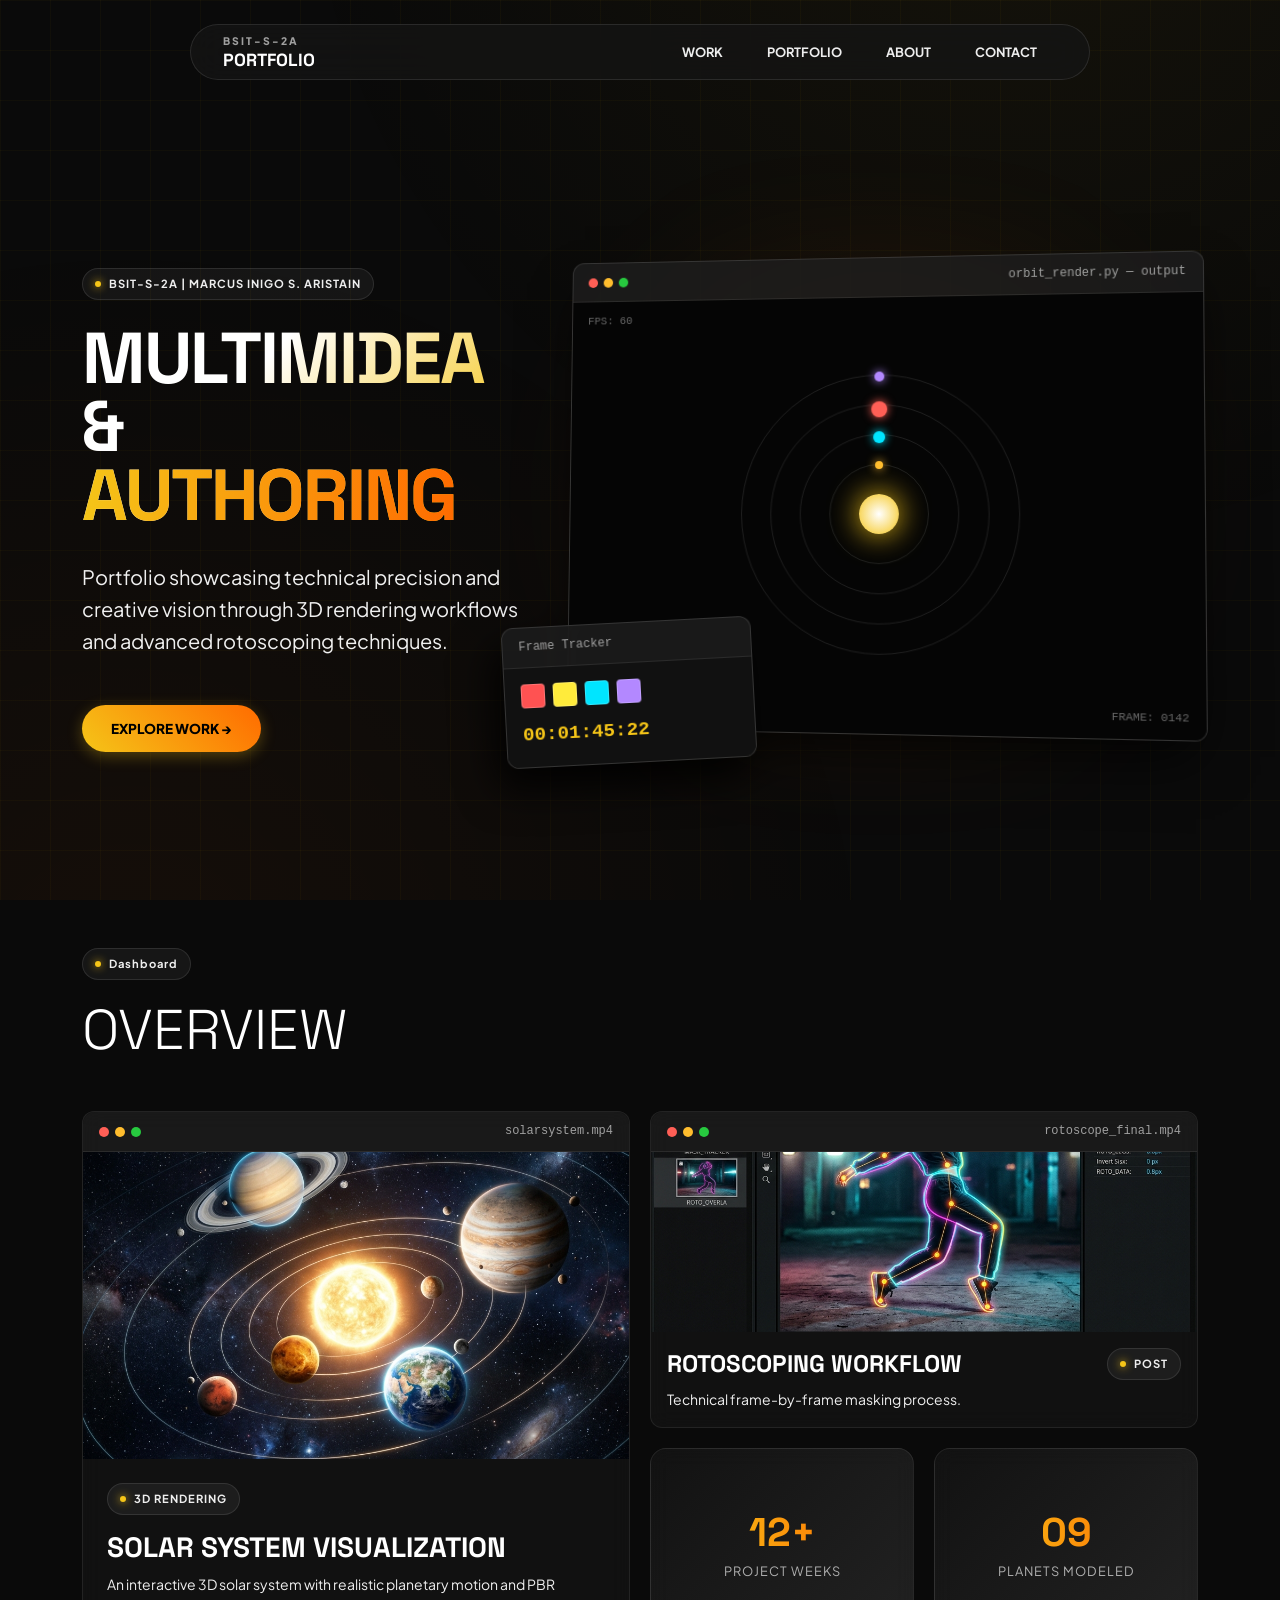
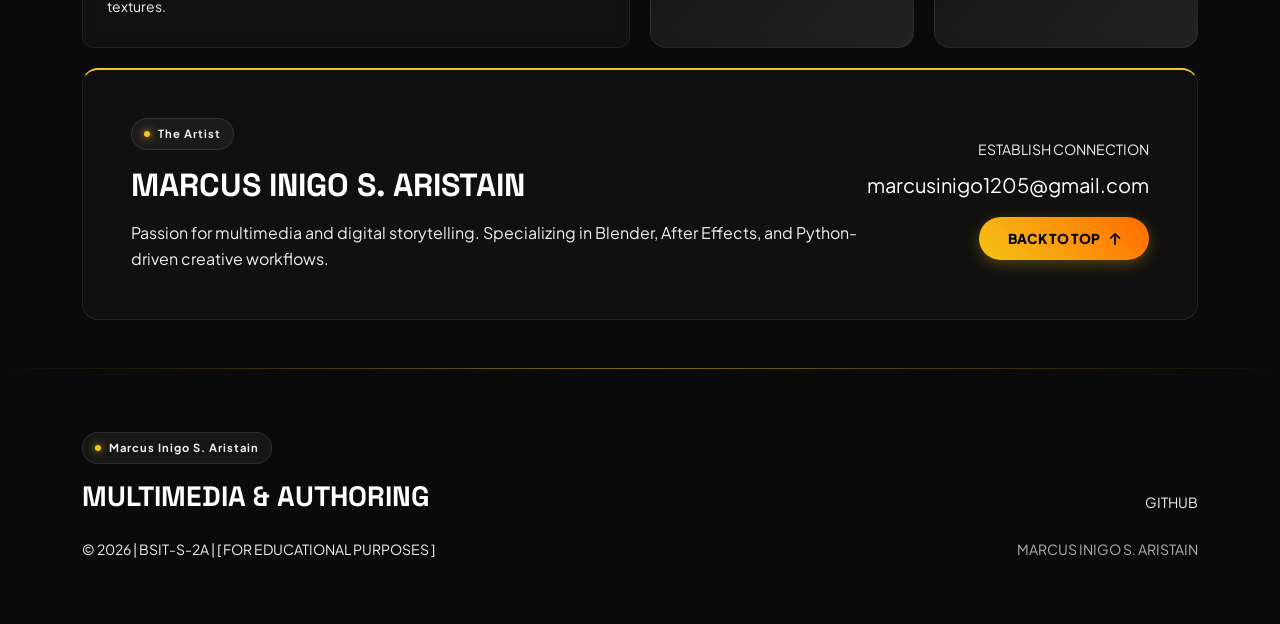
<file: index.html>
<!DOCTYPE html>
<html lang="en">

<head>
    <meta charset="UTF-8">
    <meta name="viewport" content="width=device-width, initial-scale=1.0">
    <title>Marcus Inigo S. Aristain - Multimedia & Authoring Portfolio</title>

    <!-- Bootstrap 5 CSS -->
    <link href="https://cdn.jsdelivr.net/npm/bootstrap@5.3.0/dist/css/bootstrap.min.css" rel="stylesheet">
    <!-- Font Awesome -->
    <link rel="stylesheet" href="https://cdnjs.cloudflare.com/ajax/libs/font-awesome/6.4.0/css/all.min.css">
    <!-- Custom CSS -->
    <link rel="stylesheet" href="css/styles.css">
</head>

<body>
    <!-- Dynamic Background -->
    <div class="dynamic-bg"></div>

    <!-- Floating Particles -->
    <div class="particles" id="particles"></div>

    <div id="header-container"></div>

    <main>
        <!-- Hero Section -->
        <section id="home" class="hero-pro">
            <div class="hero-texture"></div>
            <div class="container position-relative z-1">
                <div class="row align-items-center">
                    <div class="col-lg-5 reveal-left">
                        <div class="pill-badge mb-4">
                            <span class="dot"></span> BSIT-S-2A | MARCUS INIGO S. ARISTAIN
                        </div>
                        <h1 class="hero-title" style="font-size: clamp(2.5rem, 8vw, 4.5rem);">
                            <span class="text-white">MULTIMIDEA &</span><br>
                            <span class="text-gradient">AUTHORING</span>
                        </h1>
                        <p class="text-dim fs-5 mb-5 max-width-600">Portfolio showcasing technical precision and
                            creative vision through 3D rendering workflows and advanced rotoscoping techniques.</p>
                        <div class="d-flex gap-3 flex-wrap">
                            <a href="#portfolio" class="btn-primary-pill">Explore Work &rarr;</a>
                        </div>
                    </div>

                    <div class="col-lg-7 position-relative reveal-up mockup-cluster mt-5 mt-lg-0">
                        <div class="glow-blob"></div>
                        <!-- Primary Fake App Window -->
                        <div class="fake-window primary-window">
                            <div class="window-chrome">
                                <div class="traffic-lights">
                                    <span></span><span></span><span></span>
                                </div>
                                <div class="window-title">orbit_render.py &mdash; output</div>
                            </div>
                            <div class="window-content position-relative">
                                <div class="orbit-animation">
                                    <div class="sun"></div>
                                    <div class="orbit-ring ring-1">
                                        <div class="planet orb-1"></div>
                                    </div>
                                    <div class="orbit-ring ring-2">
                                        <div class="planet orb-2"></div>
                                    </div>
                                    <div class="orbit-ring ring-3">
                                        <div class="planet orb-3"></div>
                                    </div>
                                    <div class="orbit-ring ring-4">
                                        <div class="planet orb-4"></div>
                                    </div>
                                </div>
                                <div class="monospace-stat top-left">FPS: 60</div>
                                <div class="monospace-stat bottom-right">FRAME: 0142</div>
                            </div>
                        </div>

                        <!-- Secondary Fake App Window -->
                        <div class="fake-window secondary-window">
                            <div class="window-chrome">
                                <div class="window-title">Frame Tracker</div>
                            </div>
                            <div class="window-content">
                                <div class="swatch-row">
                                    <div class="swatch" style="background: #ff5252"></div>
                                    <div class="swatch" style="background: #ffeb3b"></div>
                                    <div class="swatch" style="background: #00e5ff"></div>
                                    <div class="swatch" style="background: #b388ff"></div>
                                </div>
                                <div class="timecode">00:01:45:22</div>
                            </div>
                        </div>
                    </div>
                </div>
            </div>
        </section>

        <!-- Bento Dashboard Section -->
        <section id="portfolio" class="section py-5">
            <div class="container">
                <div class="d-flex justify-content-between align-items-end mb-5 reveal-up">
                    <div>
                        <div class="pill-badge mb-3"><span class="dot"></span> Dashboard</div>
                        <h2 class="text-white display-4 mb-0">OVERVIEW</h2>
                    </div>
                </div>

                <div class="bento-grid">
                    <!-- Project 1 (Large) -->
                    <div class="bento-item bento-col-span-2 bento-row-span-2 reveal-up p-0 d-flex flex-column h-100 card-pro"
                        style="animation-delay: 0.1s;">
                        <a href="./portfolio/solarsystem.html" class="text-decoration-none d-flex flex-column h-100"
                            style="border-radius: 12px; overflow: hidden;">
                            <div class="window-chrome"
                                style="background: rgba(255,255,255,0.03); border-bottom: 1px solid rgba(255,255,255,0.08); padding: 10px 16px;">
                                <div class="traffic-lights"><span></span><span></span><span></span></div>
                                <div class="window-title">solarsystem.mp4</div>
                            </div>
                            <div class="card-pro-img" style="aspect-ratio: 16/9; position: relative;">
                                <img src="./images/solar_system_cover.png" alt="Solar System Cover"
                                    style="width: 100%; height: 100%; object-fit: cover;">
                            </div>
                            <div class="card-pro-body bg-deep p-4 d-flex flex-column flex-grow-1"
                                style="border-radius: 0 0 12px 12px;">
                                <div class="pill-badge mb-3 align-self-start"><span class="dot"></span> 3D RENDERING
                                </div>
                                <h3 class="text-white mb-2">SOLAR SYSTEM VISUALIZATION</h3>
                                <p class="text-dim small mb-0">An interactive 3D solar system with realistic planetary
                                    motion and PBR textures.</p>
                            </div>
                        </a>
                    </div>

                    <!-- Project 2 (Wide) -->
                    <div class="bento-item bento-col-span-2 bento-row-span-1 reveal-up p-0 d-flex flex-column card-pro"
                        style="animation-delay: 0.2s;">
                        <a href="./portfolio/rotoscope.html" class="text-decoration-none d-flex flex-column h-100"
                            style="border-radius: 12px; overflow: hidden;">
                            <div class="window-chrome"
                                style="background: rgba(255,255,255,0.03); border-bottom: 1px solid rgba(255,255,255,0.08); padding: 10px 16px;">
                                <div class="traffic-lights"><span></span><span></span><span></span></div>
                                <div class="window-title">rotoscope_final.mp4</div>
                            </div>
                            <div class="card-pro-img position-relative" style="height: 180px;">
                                <img src="./images/rotoscope_cover.png" alt="Rotoscope Cover"
                                    style="width: 100%; height: 100%; object-fit: cover; object-position: center;">
                            </div>
                            <div class="card-pro-body bg-deep p-3 d-flex flex-column flex-grow-1">
                                <div class="d-flex justify-content-between align-items-center mb-2">
                                    <h4 class="text-white mb-0">ROTOSCOPING WORKFLOW</h4>
                                    <div class="pill-badge"><span class="dot"></span> POST</div>
                                </div>
                                <p class="text-dim small mb-0">Technical frame-by-frame masking process.</p>
                            </div>
                        </a>
                    </div>

                    <!-- Stats (Small boxes) -->
                    <div class="bento-item bento-col-span-1 bento-row-span-1 reveal-up d-flex flex-column justify-content-center text-center"
                        style="animation-delay: 0.3s; background: linear-gradient(135deg, rgba(20,20,20,0.8), rgba(40,40,40,0.8));">
                        <div class="stat-value text-gradient display-4 fw-bold">12+</div>
                        <div class="stat-label text-uppercase tracking-widest text-muted small mt-2">Project Weeks</div>
                    </div>

                    <div class="bento-item bento-col-span-1 bento-row-span-1 reveal-up d-flex flex-column justify-content-center text-center"
                        style="animation-delay: 0.4s; background: linear-gradient(135deg, rgba(20,20,20,0.8), rgba(40,40,40,0.8));">
                        <div class="stat-value text-gradient display-4 fw-bold">09</div>
                        <div class="stat-label text-uppercase tracking-widest text-muted small mt-2">Planets Modeled
                        </div>
                    </div>

                    <!-- About / Contact -->
                    <div class="bento-item bento-col-span-4 reveal-up d-flex flex-column flex-md-row align-items-center justify-content-between p-5"
                        style="animation-delay: 0.5s; border-top: 2px solid var(--accent-1);">
                        <div>
                            <div class="pill-badge mb-3"><span class="dot"></span> The Artist</div>
                            <h2 class="text-white mb-3">MARCUS INIGO S. ARISTAIN</h2>
                            <p class="text-dim mb-0 max-width-600">Passion for multimedia and digital storytelling.
                                Specializing in Blender, After Effects, and Python-driven creative workflows.</p>
                        </div>
                        <div class="mt-4 mt-md-0 text-md-end">
                            <div class="text-dim small tracking-widest mb-2">ESTABLISH CONNECTION</div>
                            <a href="mailto:marcusinigo1205@gmail.com"
                                class="text-white fs-5 text-decoration-none d-block mb-4 hover-text-accent"
                                style="font-family: var(--font-mono);">marcusinigo1205@gmail.com</a>
                            <a href="#home" class="btn-primary-pill">
                                BACK TO TOP <i class="fas fa-arrow-up ms-2"></i>
                            </a>
                        </div>
                    </div>

                </div>
            </div>
        </section>
    </main>

    <div id="footer-container"></div>

    <script src="https://cdn.jsdelivr.net/npm/bootstrap@5.3.0/dist/js/bootstrap.bundle.min.js"></script>
    <script>
        /* jshint esversion: 6 */
        document.addEventListener('DOMContentLoaded', function () {
            fetch('components/header.html').then(r => r.text()).then(d => {
                const header = document.getElementById('header-container');
                header.innerHTML = d;
                // Fix relative paths for index.html since it's in the root
                header.querySelectorAll('[data-nav-link]').forEach(link => {
                    const href = link.getAttribute('href');
                    if (href && href.startsWith('../')) {
                        link.setAttribute('href', href.replace('../', ''));
                    }
                });
            });
            fetch('components/footer.html').then(r => r.text()).then(d => {
                document.getElementById('footer-container').innerHTML = d;
            });
        });
    </script>
</body>

</html>
</file>
<file: css/styles.css>
@import url('https://fonts.googleapis.com/css2?family=Plus+Jakarta+Sans:wght@300;400;500;600;700;800&family=Space+Grotesk:wght@300;400;500;600;700&display=swap');

:root {
    /* Professional Black & Yellow Palette */
    --brand-yellow: #F5C518;
    --brand-yellow-muted: rgba(245, 197, 24, 0.15);
    --accent-1: var(--brand-yellow);
    --accent-2: #ff6b00;
    --bg-deep: #0a0a0a;
    --bg-surface: #141414;
    --bg-elevated: #1e1e1e;
    
    /* Text Colors */
    --text-main: #ffffff;
    --text-dim: #eeeeee;
    --text-muted: #a0a0a0;
    --text-accent: var(--brand-yellow);
    
    /* Borders & Lines */
    --border-thin: rgba(255, 255, 255, 0.08);
    --border-medium: rgba(255, 255, 255, 0.15);
    
    /* Spacing */
    --spacing-xs: 0.5rem;
    --spacing-sm: 1rem;
    --spacing-md: 2rem;
    --spacing-lg: 4rem;
    --spacing-xl: 8rem;
    
    /* Transitions */
    --transition-fast: 0.2s cubic-bezier(0.4, 0, 0.2, 1);
    --transition-base: 0.4s cubic-bezier(0.4, 0, 0.2, 1);
}

* {
    margin: 0;
    padding: 0;
    box-sizing: border-box;
}

body {
    font-family: 'Plus Jakarta Sans', sans-serif;
    line-height: 1.6;
    color: var(--text-main);
    background-color: var(--bg-deep);
    overflow-x: hidden;
}

/* Dynamic Background Grid */
.dynamic-bg {
    position: fixed;
    top: 0;
    left: 0;
    width: 100%;
    height: 100%;
    pointer-events: none;
    z-index: 0;
    overflow: hidden;
}

.dynamic-bg::before {
    content: '';
    position: absolute;
    top: 0;
    left: 0;
    width: 100%;
    height: 100%;
    background-image: 
        linear-gradient(rgba(255, 215, 0, 0.03) 1px, transparent 1px),
        linear-gradient(90deg, rgba(255, 215, 0, 0.03) 1px, transparent 1px);
    background-size: 50px 50px;
    animation: gridMove 20s linear infinite;
}

@keyframes gridMove {
    0% { transform: translate(0, 0); }
    100% { transform: translate(50px, 50px); }
}

/* Floating Particles */
.particles {
    position: fixed;
    top: 0;
    left: 0;
    width: 100%;
    height: 100%;
    pointer-events: none;
    z-index: 0;
    overflow: hidden;
}

.particle {
    position: absolute;
    width: 4px;
    height: 4px;
    background: var(--brand-yellow);
    border-radius: 50%;
    opacity: 0.3;
    will-change: transform;
}

@keyframes floatBase {
    0% { transform: translateX(0px); }
    50% { transform: translateX(30px); }
    100% { transform: translateX(0px); }
}

h1, h2, h3, h4, h5, .display-font {
    font-family: 'Space Grotesk', sans-serif;
    font-weight: 700;
}

/* Layout Utilities */
.section {
    padding: var(--spacing-lg) 0;
    position: relative;
    z-index: 1;
    background: var(--bg-deep);
}

.container-tight {
    max-width: 900px;
    margin: 0 auto;
    padding: 0 var(--spacing-sm);
}

/* Global Navigation Styles */
.pro-nav-container {
    position: fixed;
    top: 0;
    width: 100%;
    z-index: 1000;
    padding-top: 1.5rem;
    pointer-events: none;
}

.pro-nav {
    background: rgba(20, 20, 20, 0.8) !important;
    backdrop-filter: blur(16px);
    -webkit-backdrop-filter: blur(16px);
    border: 1px solid rgba(255,255,255,0.1);
    border-radius: 100px;
    max-width: 900px;
    padding: 0.5rem 1.5rem !important;
    margin: 0 auto;
    pointer-events: auto;
    transition: var(--transition-base);
}

.pro-nav .nav-link {
    color: var(--text-dim) !important;
    border-radius: 100px;
    padding: 0.5rem 1.25rem !important;
    margin-left: 0.25rem;
    font-weight: 700;
    font-size: 0.8rem;
    text-transform: uppercase;
    transition: var(--transition-fast);
}

.pro-nav .nav-link.active,
.pro-nav .nav-link:hover {
    background: var(--text-main);
    color: var(--bg-deep) !important;
}

.navbar-brand {
    padding: 0;
}

.eyebrow {
    font-size: 0.65rem;
    color: var(--text-muted);
    font-weight: 800;
    letter-spacing: 2px;
    text-transform: uppercase;
}

.brand-title {
    font-size: 1.1rem;
    font-weight: 800;
    color: var(--text-main);
    line-height: 1.2;
    font-family: 'Space Grotesk', sans-serif;
}

/* Hero Components */
.hero-pro {
    min-height: 70vh;
    display: flex;
    align-items: center;
    border-bottom: 1px solid var(--border-thin);
    position: relative;
    z-index: 1;
}

.hero-pro::before {
    content: '';
    position: absolute;
    top: 50%;
    left: 50%;
    transform: translate(-50%, -50%);
    width: 60%;
    height: 60%;
    background: radial-gradient(circle, rgba(245, 197, 24, 0.15) 0%, transparent 70%);
    pointer-events: none;
    z-index: -1;
}

.hero-label {
    display: inline-block;
    color: var(--brand-yellow);
    font-weight: 800;
    font-size: 0.75rem;
    letter-spacing: 3px;
    text-transform: uppercase;
    margin-bottom: var(--spacing-sm);
    padding-left: 15px;
    border-left: 3px solid var(--brand-yellow);
    position: relative;
}

.hero-label::before {
    display: none;
}

.hero-title {
    font-size: clamp(3rem, 10vw, 5.5rem);
    line-height: 0.95;
    letter-spacing: -2px;
    margin-bottom: var(--spacing-md);
    background: linear-gradient(135deg, #ffffff 20%, var(--brand-yellow) 50%, #ffffff 80%);
    background-size: 200% auto;
    -webkit-background-clip: text;
    -webkit-text-fill-color: transparent;
    animation: shimmer 4s linear infinite;
}

@keyframes shimmer {
    to { background-position: 200% center; }
}

/* UI Elements */
.card-pro,
.step-container .row.g-0,
#planets-container .row.g-0 {
    background: rgba(255, 255, 255, 0.03) !important;
    border: 1px solid rgba(255, 255, 255, 0.08) !important;
    backdrop-filter: blur(10px);
    border-radius: 12px !important;
    transition: all 0.5s cubic-bezier(0.175, 0.885, 0.32, 1.275);
    position: relative;
    display: flex;
    overflow: hidden;
}

.card-pro {
    flex-direction: column;
    height: 100%;
}

.card-pro::before {
    content: '';
    position: absolute;
    top: 0;
    left: -100%;
    width: 100%;
    height: 100%;
    background: linear-gradient(90deg, transparent, rgba(245, 197, 24, 0.05), transparent);
    transition: left 0.6s ease;
    z-index: 1;
}

.card-pro:hover::before {
    left: 100%;
}

.card-pro:hover,
.step-container .row.g-0:hover,
#planets-container .row.g-0:hover {
    transform: translateY(-4px) !important;
    box-shadow: 0 0 20px rgba(245, 197, 24, 0.4) !important;
    border-color: rgba(245, 197, 24, 0.5) !important;
}

.age-input, 
input.form-control {
    color: #ffffff !important;
    background: #141414 !important;
    border: 1px solid var(--border-thin) !important;
}

.age-input::placeholder,
input.form-control::placeholder {
    color: #666666 !important;
}

/* Fix for video overlap and container leaks */
.row.g-0 {
    overflow: hidden;
}

.card-pro-img {
    position: relative;
    width: 100%;
    aspect-ratio: 16/9;
    overflow: hidden;
    background: var(--bg-elevated);
    flex-shrink: 0;
}

.card-pro-img video,
.card-pro-img img {
    width: 100%;
    height: 100%;
    object-fit: cover;
    display: block;
    transition: all 0.7s cubic-bezier(0.175, 0.885, 0.32, 1.275);
}

.card-pro:hover .card-pro-img video,
.card-pro:hover .card-pro-img img {
    transform: scale(1.1);
}

.card-pro-body {
    padding: var(--spacing-sm);
    flex-grow: 1;
    display: flex;
    flex-direction: column;
    background: transparent;
    z-index: 2;
}

/* Fix for overlapping text in grid */
.row {
    --bs-gutter-x: 2rem;
    --bs-gutter-y: 2rem;
}

.bg-surface {
    background-color: var(--bg-surface) !important;
}

.card-category {
    font-size: 0.75rem;
    font-weight: 800;
    letter-spacing: 2px;
    color: var(--brand-yellow);
    margin-bottom: 0.5rem;
    display: block;
}

.text-dim {
    color: #eeeeee !important;
}

.text-muted {
    color: #a0a0a0 !important;
}

/* Global Components & UI */
.btn-pro {
    background: var(--brand-yellow);
    color: var(--bg-deep);
    border: none;
    padding: 1rem 2.5rem;
    font-weight: 800;
    text-transform: uppercase;
    font-size: 0.75rem;
    letter-spacing: 2px;
    border-radius: 0;
    transition: var(--transition-fast);
    display: inline-flex;
    align-items: center;
    gap: 10px;
    text-decoration: none;
    position: relative;
    overflow: hidden;
    z-index: 1;
    box-shadow: 0 0 20px rgba(245, 197, 24, 0.4);
}

.btn-pro::after {
    content: '';
    position: absolute;
    bottom: 0;
    left: 0;
    width: 100%;
    height: 100%;
    background: #ffffff;
    transform: scaleX(0);
    transform-origin: right;
    transition: transform 0.4s cubic-bezier(0.4, 0, 0.2, 1);
    z-index: -1;
}

.btn-pro:hover {
    color: var(--bg-deep);
}

.btn-pro:hover::after {
    transform: scaleX(1);
    transform-origin: left;
}

.btn-outline-pro {
    background: transparent;
    color: #ffffff;
    border: 1px solid var(--border-medium);
    padding: 1rem 2.5rem;
    font-weight: 800;
    text-transform: uppercase;
    font-size: 0.75rem;
    letter-spacing: 2px;
    border-radius: 0;
    transition: var(--transition-fast);
    display: inline-flex;
    align-items: center;
    gap: 10px;
    text-decoration: none;
}

.btn-outline-pro:hover {
    border-color: var(--brand-yellow);
    color: var(--brand-yellow);
    box-shadow: 0 0 15px rgba(245, 197, 24, 0.6);
    animation: btn-pulse 1.5s infinite;
}

@keyframes btn-pulse {
    0% { box-shadow: 0 0 0 0 rgba(245, 197, 24, 0.4); }
    70% { box-shadow: 0 0 0 15px rgba(245, 197, 24, 0); }
    100% { box-shadow: 0 0 0 0 rgba(245, 197, 24, 0); }
}

/* Data & Stats */
.stat-box {
    border-left: 2px solid var(--brand-yellow);
    padding-left: var(--spacing-sm);
    transition: transform 0.3s ease;
}

.stat-box:hover {
    transform: translateX(10px);
}

.stat-value {
    font-family: 'Space Grotesk', sans-serif;
    font-size: 2.5rem;
    font-weight: 700;
    line-height: 1;
}

.stat-box:hover .stat-value {
    color: var(--brand-yellow);
}

.stat-label {
    color: var(--text-dim);
    font-size: 0.8rem;
    text-transform: uppercase;
    letter-spacing: 1px;
}

.data-row {
    display: flex;
    justify-content: space-between;
    padding: 1rem 0;
    border-bottom: 1px solid var(--border-thin);
}

.data-label {
    color: #cccccc;
    font-size: 0.85rem;
    text-transform: uppercase;
    font-weight: 500;
}

.data-value {
    font-weight: 600;
    color: #ffffff;
}

/* Age Calculator Enhanced Styles */
.calculator-card {
    background: linear-gradient(145deg, #1a1a1a, #0d0d0d);
    border: 1px solid var(--border-medium);
    padding: 3rem;
    position: relative;
    overflow: hidden;
    box-shadow: 0 25px 50px -12px rgba(0, 0, 0, 0.5);
}

.calculator-card::before {
    content: '';
    position: absolute;
    top: -50%;
    left: -50%;
    width: 200%;
    height: 200%;
    background: radial-gradient(circle at center, rgba(255, 215, 0, 0.05) 0%, transparent 70%);
    pointer-events: none;
}

.age-input-group {
    position: relative;
    margin-bottom: 2rem;
}

.age-input-group label {
    display: block;
    font-size: 0.7rem;
    letter-spacing: 2px;
    color: var(--brand-yellow);
    margin-bottom: 0.75rem;
    font-weight: 800;
}

input.form-control.calculator-input {
    background: rgba(255, 255, 255, 0.03) !important;
    border: 1px solid rgba(255, 255, 255, 0.1) !important;
    font-size: 1.5rem !important;
    padding: 1.2rem !important;
    font-family: 'Space Grotesk', sans-serif;
    transition: all 0.3s ease;
    border-radius: 0 !important;
    color: #ffffff !important;
}

input.form-control.calculator-input:focus {
    background: rgba(255, 255, 255, 0.05) !important;
    border-color: var(--brand-yellow) !important;
    box-shadow: 0 0 20px rgba(255, 215, 0, 0.1) !important;
}

.result-card-pro {
    background: #1a1a1a;
    border: 1px solid var(--border-thin);
    padding: 1.5rem;
    height: 100%;
    transition: all 0.4s cubic-bezier(0.175, 0.885, 0.32, 1.275);
    position: relative;
    overflow: hidden;
    border-left: 4px solid transparent;
}

.result-card-pro:hover {
    transform: translateY(-5px);
    border-color: var(--brand-yellow);
    border-left-color: var(--brand-yellow);
    background: #222;
}

.planet-name-calc {
    color: var(--brand-yellow) !important;
    font-weight: 800;
    font-family: 'Space Grotesk', sans-serif;
}

.age-value-calc {
    color: #ffffff !important;
    font-weight: 700;
    font-size: 1.8rem !important;
    line-height: 1;
    margin-bottom: 0.25rem;
}

/* Animations */
@keyframes fadeInUp {
    from { opacity: 0; transform: translateY(30px); }
    to { opacity: 1; transform: translateY(0); }
}

@keyframes fadeInLeft {
    from { opacity: 0; transform: translateX(-30px); }
    to { opacity: 1; transform: translateX(0); }
}

.reveal-up { animation: fadeInUp 0.8s cubic-bezier(0.4, 0, 0.2, 1) both; }
.reveal-left { animation: fadeInLeft 0.8s cubic-bezier(0.4, 0, 0.2, 1) both; }

/* Modal Styles */
.script-modal {
    position: fixed;
    top: 0;
    left: 0;
    width: 100%;
    height: 100%;
    background: rgba(0, 0, 0, 0.85);
    z-index: 2000;
    display: none;
    align-items: center;
    justify-content: center;
    padding: 20px;
    backdrop-filter: blur(5px);
}

.script-modal.active {
    display: flex;
}

.modal-content-pro {
    background: #0d0d0d;
    border: 1px solid var(--border-medium);
    width: 100%;
    max-width: 900px;
    max-height: 85vh;
    display: flex;
    flex-direction: column;
    position: relative;
    box-shadow: 0 0 100px rgba(0, 0, 0, 0.8);
}

.modal-header-pro {
    padding: 1.5rem 2rem;
    border-bottom: 1px solid var(--border-thin);
    display: flex;
    justify-content: space-between;
    align-items: center;
    background: rgba(255, 215, 0, 0.02);
}

.modal-body-pro {
    padding: 0;
    overflow-y: auto;
}

.script-viewer-modal {
    background: #050505;
    color: #ffd700;
    padding: 2rem;
    font-family: 'JetBrains Mono', 'Fira Code', monospace;
    font-size: 0.95rem;
    line-height: 1.6;
    border-left: 4px solid var(--brand-yellow);
    margin-bottom: 0;
}

.modal-close-btn {
    background: transparent;
    border: none;
    color: #ffffff;
    font-size: 2rem;
    cursor: pointer;
    line-height: 1;
}

.modal-close-btn:hover {
    color: var(--brand-yellow);
}

/* Step-by-Step Section Enhancements */
.step-container {
    position: relative;
    overflow: hidden;
}

.step-container .row.g-0 {
    transition: all 0.6s cubic-bezier(0.175, 0.885, 0.32, 1.275);
}

.step-container:hover .row.g-0 {
    transform: scale(1.01);
}

/* Scrollbar */
::-webkit-scrollbar {
    width: 8px;
}

::-webkit-scrollbar-track {
    background: var(--bg-deep);
}

::-webkit-scrollbar-thumb {
    background: #333;
    border-radius: 4px;
}

::-webkit-scrollbar-thumb:hover {
    background: var(--brand-yellow);
}

/* Utilities */
.fs-7 { font-size: 0.7rem; }
.bg-surface { background-color: #111111 !important; }
.text-dim { color: #f0f0f0 !important; }
.text-muted { color: #b0b0b0 !important; }

/* Placeholder for upcoming video */
.video-placeholder {
    background: linear-gradient(45deg, #0a0a0a 25%, #111111 25%, #111111 50%, #0a0a0a 50%, #0a0a0a 75%, #111111 75%, #111111 100%);
    background-size: 40px 40px;
    display: flex;
    align-items: center;
    justify-content: center;
    position: relative;
    border: 1px dashed var(--border-medium);
}

.video-placeholder::after {
    content: 'VIDEO CONTENT PENDING';
    color: var(--text-muted);
    font-family: 'Space Grotesk', sans-serif;
    font-weight: 700;
    letter-spacing: 5px;
    font-size: 0.8rem;
}

/* Parallax Effect Helper */
.parallax-layer {
    transition: transform 0.3s ease-out;
}

/* Glow Text Effect */
.glow-text {
    text-shadow: 0 0 10px rgba(255, 215, 0, 0.3), 0 0 20px rgba(255, 215, 0, 0.2), 0 0 30px rgba(255, 215, 0, 0.1);
}

/* Pulse Animation */
@keyframes pulse {
    0%, 100% { opacity: 1; }
    50% { opacity: 0.7; }
}

.pulse {
    animation: pulse 2s infinite ease-in-out;
}

/* Gradient Section Dividers */
.border-bottom.border-thin {
    border-bottom: none !important;
    position: relative;
}
.border-bottom.border-thin::after {
    content: '';
    position: absolute;
    bottom: 0;
    left: 0;
    width: 100%;
    height: 1px;
    background: linear-gradient(90deg, transparent, var(--brand-yellow), transparent);
    opacity: 0.5;
}
.border-top.border-thin {
    border-top: none !important;
    position: relative;
}
.border-top.border-thin::before {
    content: '';
    position: absolute;
    top: 0;
    left: 0;
    width: 100%;
    height: 1px;
    background: linear-gradient(90deg, transparent, var(--brand-yellow), transparent);
    opacity: 0.5;
}

/* --- NEW HERO & MOCKUP CLUSTER STYLES --- */

#home.hero-pro {
    min-height: 100vh;
    padding-top: 120px;
    border-bottom: none;
    overflow: hidden;
    display: flex;
    align-items: center;
}

#home.hero-pro::before {
    display: none; /* override old radial gradient */
}

.hero-texture {
    position: absolute;
    top: 0; left: 0; width: 100%; height: 100%;
    z-index: 0;
    pointer-events: none;
    background-image: 
        radial-gradient(circle at 80% -20%, rgba(245, 197, 24, 0.05) 0%, transparent 50%),
        radial-gradient(circle at 10% 110%, rgba(255, 107, 0, 0.05) 0%, transparent 50%);
}

.pill-badge {
    display: inline-flex;
    align-items: center;
    gap: 8px;
    background: rgba(255,255,255,0.05);
    border: 1px solid rgba(255,255,255,0.1);
    padding: 6px 12px;
    border-radius: 100px;
    font-size: 0.7rem;
    font-weight: 700;
    letter-spacing: 1px;
    color: var(--text-dim);
}

.pill-badge .dot {
    width: 6px;
    height: 6px;
    background: var(--brand-yellow);
    border-radius: 50%;
    box-shadow: 0 0 8px var(--brand-yellow);
}

.text-gradient {
    background: linear-gradient(to right, var(--accent-1), var(--accent-2));
    -webkit-background-clip: text;
    -webkit-text-fill-color: transparent;
}

.btn-primary-pill {
    background: linear-gradient(45deg, var(--accent-1), var(--accent-2));
    color: #000;
    border: none;
    padding: 0.8rem 1.8rem;
    border-radius: 100px;
    font-weight: 800;
    font-size: 0.85rem;
    text-transform: uppercase;
    text-decoration: none;
    transition: transform 0.2s, box-shadow 0.2s;
    box-shadow: 0 4px 15px rgba(245, 197, 24, 0.3);
}

.btn-primary-pill:hover {
    transform: translateY(-2px);
    box-shadow: 0 8px 25px rgba(245, 197, 24, 0.5);
    color: #000;
}

.btn-secondary-pill {
    background: transparent;
    color: var(--text-main);
    border: 1px solid rgba(255,255,255,0.2);
    padding: 0.8rem 1.8rem;
    border-radius: 100px;
    font-weight: 800;
    font-size: 0.85rem;
    text-transform: uppercase;
    text-decoration: none;
    transition: all 0.2s;
}

.btn-secondary-pill:hover {
    background: rgba(255,255,255,0.05);
    border-color: var(--text-main);
    color: var(--text-main);
}

/* Mockup Cluster */
.mockup-cluster {
    position: relative;
    perspective: 1000px;
}

.glow-blob {
    position: absolute;
    top: 50%;
    left: 50%;
    width: 120%;
    height: 120%;
    transform: translate(-50%, -50%);
    background: radial-gradient(circle at center, rgba(245, 197, 24, 0.15) 0%, rgba(255, 107, 0, 0.05) 40%, transparent 70%);
    filter: blur(40px);
    z-index: -1;
}

.fake-window {
    background: rgba(20, 20, 20, 0.85);
    backdrop-filter: blur(12px);
    border: 1px solid rgba(255,255,255,0.15);
    border-radius: 12px;
    overflow: hidden;
    box-shadow: 0 25px 50px -12px rgba(0,0,0,0.8);
}

.window-chrome {
    background: rgba(255,255,255,0.03);
    border-bottom: 1px solid rgba(255,255,255,0.08);
    padding: 10px 16px;
    display: flex;
    align-items: center;
    justify-content: space-between;
}

.traffic-lights {
    display: flex;
    gap: 6px;
}

.traffic-lights span {
    width: 10px;
    height: 10px;
    border-radius: 50%;
}
.traffic-lights span:nth-child(1) { background: #ff5f56; }
.traffic-lights span:nth-child(2) { background: #ffbd2e; }
.traffic-lights span:nth-child(3) { background: #27c93f; }

.window-title {
    font-family: 'JetBrains Mono', 'Fira Code', monospace;
    font-size: 0.75rem;
    color: var(--text-muted);
}

.primary-window {
    width: 100%;
    aspect-ratio: 4/3;
    transform: rotateY(-5deg) rotateX(2deg);
    transition: transform 0.5s ease;
}
.primary-window:hover {
    transform: rotateY(0deg) rotateX(0deg);
}

.primary-window .window-content {
    height: calc(100% - 40px);
    position: relative;
    display: flex;
    align-items: center;
    justify-content: center;
    background: #050505;
    overflow: hidden;
}

/* Orbit Animation */
.orbit-animation {
    position: relative;
    width: 300px;
    height: 300px;
}

.sun {
    position: absolute;
    top: 50%; left: 50%;
    transform: translate(-50%, -50%);
    width: 40px; height: 40px;
    background: radial-gradient(circle, #fff, #F5C518);
    border-radius: 50%;
    box-shadow: 0 0 30px #F5C518;
}

.orbit-ring {
    position: absolute;
    top: 50%; left: 50%;
    transform: translate(-50%, -50%);
    border: 1px solid rgba(255,255,255,0.1);
    border-radius: 50%;
}

.ring-1 { width: 100px; height: 100px; animation: spin 4s linear infinite; }
.ring-2 { width: 160px; height: 160px; animation: spin 8s linear infinite reverse; }
.ring-3 { width: 220px; height: 220px; animation: spin 12s linear infinite; }
.ring-4 { width: 280px; height: 280px; animation: spin 20s linear infinite reverse; }

.planet {
    position: absolute;
    top: -4px; left: 50%;
    transform: translateX(-50%);
    border-radius: 50%;
}

.orb-1 { width: 8px; height: 8px; background: #ffbd2e; box-shadow: 0 0 10px #ffbd2e;}
.orb-2 { width: 12px; height: 12px; background: #00e5ff; box-shadow: 0 0 10px #00e5ff; }
.orb-3 { width: 16px; height: 16px; background: #ff5f56; box-shadow: 0 0 10px #ff5f56; }
.orb-4 { width: 10px; height: 10px; background: #b388ff; box-shadow: 0 0 10px #b388ff; }

@keyframes spin {
    100% { transform: translate(-50%, -50%) rotate(360deg); }
}

.monospace-stat {
    position: absolute;
    font-family: 'JetBrains Mono', 'Fira Code', monospace;
    font-size: 0.7rem;
    color: rgba(255,255,255,0.4);
    z-index: 10;
}
.top-left { top: 12px; left: 16px; }
.bottom-right { bottom: 12px; right: 16px; }

.secondary-window {
    position: absolute;
    bottom: -30px;
    left: -40px;
    width: 250px;
    transform: rotate(-3deg);
    z-index: 5;
    box-shadow: -10px 20px 40px rgba(0,0,0,0.9);
}

.secondary-window .window-content {
    padding: 16px;
    background: #111;
    display: flex;
    flex-direction: column;
    gap: 12px;
}

.swatch-row {
    display: flex;
    gap: 8px;
}
.swatch {
    width: 24px;
    height: 24px;
    border-radius: 4px;
    border: 1px solid rgba(255,255,255,0.2);
}

.timecode {
    font-family: 'JetBrains Mono', 'Fira Code', monospace;
    font-size: 1.2rem;
    color: var(--accent-1);
    font-weight: 700;
}

/* --- BENTO GRID SYSTEM --- */
.bento-grid {
    display: grid;
    grid-template-columns: repeat(4, 1fr);
    grid-auto-rows: minmax(200px, auto);
    gap: 20px;
    margin-top: 2rem;
}

.bento-item {
    background: rgba(20, 20, 20, 0.6);
    border: 1px solid var(--border-thin);
    border-radius: 16px;
    padding: 2rem;
    position: relative;
    overflow: hidden;
    transition: all 0.4s cubic-bezier(0.175, 0.885, 0.32, 1.275);
    backdrop-filter: blur(10px);
}

.bento-item:hover {
    transform: translateY(-4px);
    border-color: rgba(245, 197, 24, 0.3);
    box-shadow: 0 10px 30px rgba(0,0,0,0.5);
}

/* Specific Bento Sizes */
.bento-col-span-1 { grid-column: span 1; }
.bento-col-span-2 { grid-column: span 2; }
.bento-col-span-3 { grid-column: span 3; }
.bento-col-span-4 { grid-column: span 4; }

.bento-row-span-1 { grid-row: span 1; }
.bento-row-span-2 { grid-row: span 2; }

@media (max-width: 991px) {
    .bento-grid {
        grid-template-columns: repeat(2, 1fr);
    }
    .bento-col-span-3, .bento-col-span-4 {
        grid-column: span 2;
    }
}
@media (max-width: 767px) {
    .bento-grid {
        grid-template-columns: 1fr;
    }
    .bento-col-span-1, .bento-col-span-2, .bento-col-span-3, .bento-col-span-4 {
        grid-column: span 1;
    }
}

/* --- SPLIT-SCREEN LAYOUT --- */
.split-screen {
    display: flex;
    flex-wrap: wrap;
    min-height: 100vh;
}

.split-left {
    width: 35%;
    position: sticky;
    top: 0;
    height: 100vh;
    padding: 6rem 3rem 3rem 3rem;
    background: linear-gradient(180deg, var(--bg-deep) 0%, #0d0d0d 100%);
    border-right: 1px solid var(--border-thin);
    overflow-y: auto;
    z-index: 10;
}

.split-right {
    width: 65%;
    padding: 6rem 3rem 3rem 3rem;
    min-height: 100vh;
    background: var(--bg-deep);
}

@media (max-width: 991px) {
    .split-left, .split-right {
        width: 100%;
        position: relative;
        height: auto;
        min-height: auto;
        padding: 3rem 1.5rem;
    }
    .split-left {
        border-right: none;
        border-bottom: 1px solid var(--border-thin);
    }
}

/* --- CINEMATIC DASHBOARD LAYOUT --- */
.cinematic-hero {
    position: relative;
    width: 100vw;
    height: 100vh;
    overflow: hidden;
    background: #000;
}

.cinematic-hero video,
.cinematic-hero img {
    position: absolute;
    top: 50%;
    left: 50%;
    min-width: 100%;
    min-height: 100%;
    width: auto;
    height: auto;
    transform: translate(-50%, -50%);
    object-fit: cover;
    opacity: 0.6;
    z-index: 1;
}

.hud-overlay {
    position: absolute;
    top: 0;
    left: 0;
    width: 100%;
    height: 100%;
    z-index: 2;
    display: flex;
    flex-direction: column;
    justify-content: flex-end;
    background: linear-gradient(0deg, rgba(10,10,10,1) 0%, rgba(10,10,10,0.4) 50%, rgba(10,10,10,0) 100%);
    padding: 6rem 5%;
}

.glass-panel {
    background: rgba(255, 255, 255, 0.03);
    border: 1px solid rgba(255, 255, 255, 0.08);
    border-radius: 20px;
    padding: 2.5rem;
    backdrop-filter: blur(20px);
    -webkit-backdrop-filter: blur(20px);
    box-shadow: 0 30px 60px rgba(0, 0, 0, 0.4);
    position: relative;
    overflow: hidden;
    transition: transform 0.4s cubic-bezier(0.175, 0.885, 0.32, 1.275), border-color 0.4s ease;
}

.glass-panel::before {
    content: '';
    position: absolute;
    top: 0;
    left: 0;
    width: 100%;
    height: 100%;
    background: linear-gradient(135deg, rgba(255,255,255,0.05) 0%, rgba(255,255,255,0) 100%);
    pointer-events: none;
}

.glass-panel:hover {
    transform: translateY(-5px);
    border-color: rgba(255, 255, 255, 0.15);
}

/* Modal Restyling for Script Viewer */
.modal-content.terminal-style {
    background: rgba(15, 15, 18, 0.95);
    border: 1px solid rgba(255, 255, 255, 0.1);
    backdrop-filter: blur(24px);
    border-radius: 12px;
    box-shadow: 0 25px 50px -12px rgba(0, 0, 0, 0.5);
}

.modal-content.terminal-style .modal-header {
    background: rgba(0, 0, 0, 0.2);
    border-bottom: 1px solid rgba(255, 255, 255, 0.05);
    padding: 1rem 1.5rem;
}

.modal-content.terminal-style .modal-title {
    font-family: var(--font-mono);
    font-size: 0.85rem;
    letter-spacing: 1px;
    color: var(--text-muted);
}
</file>
